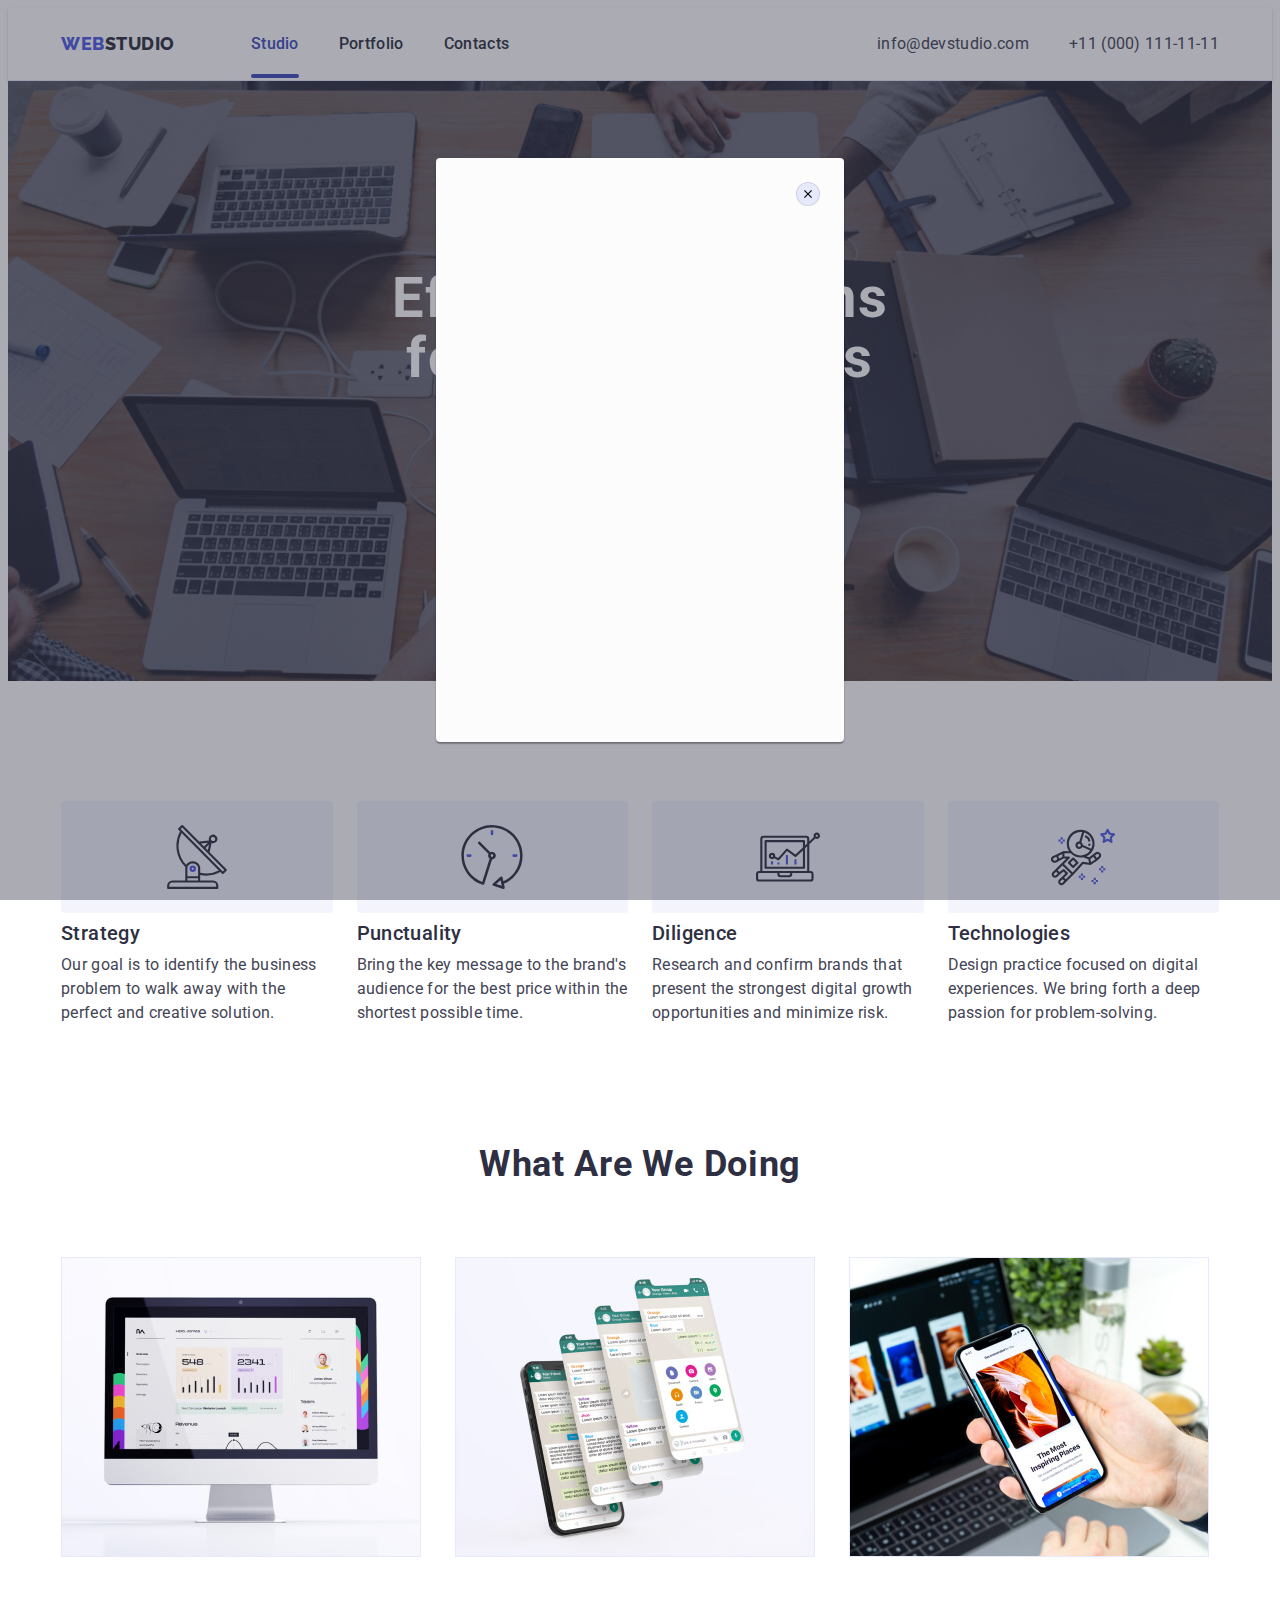
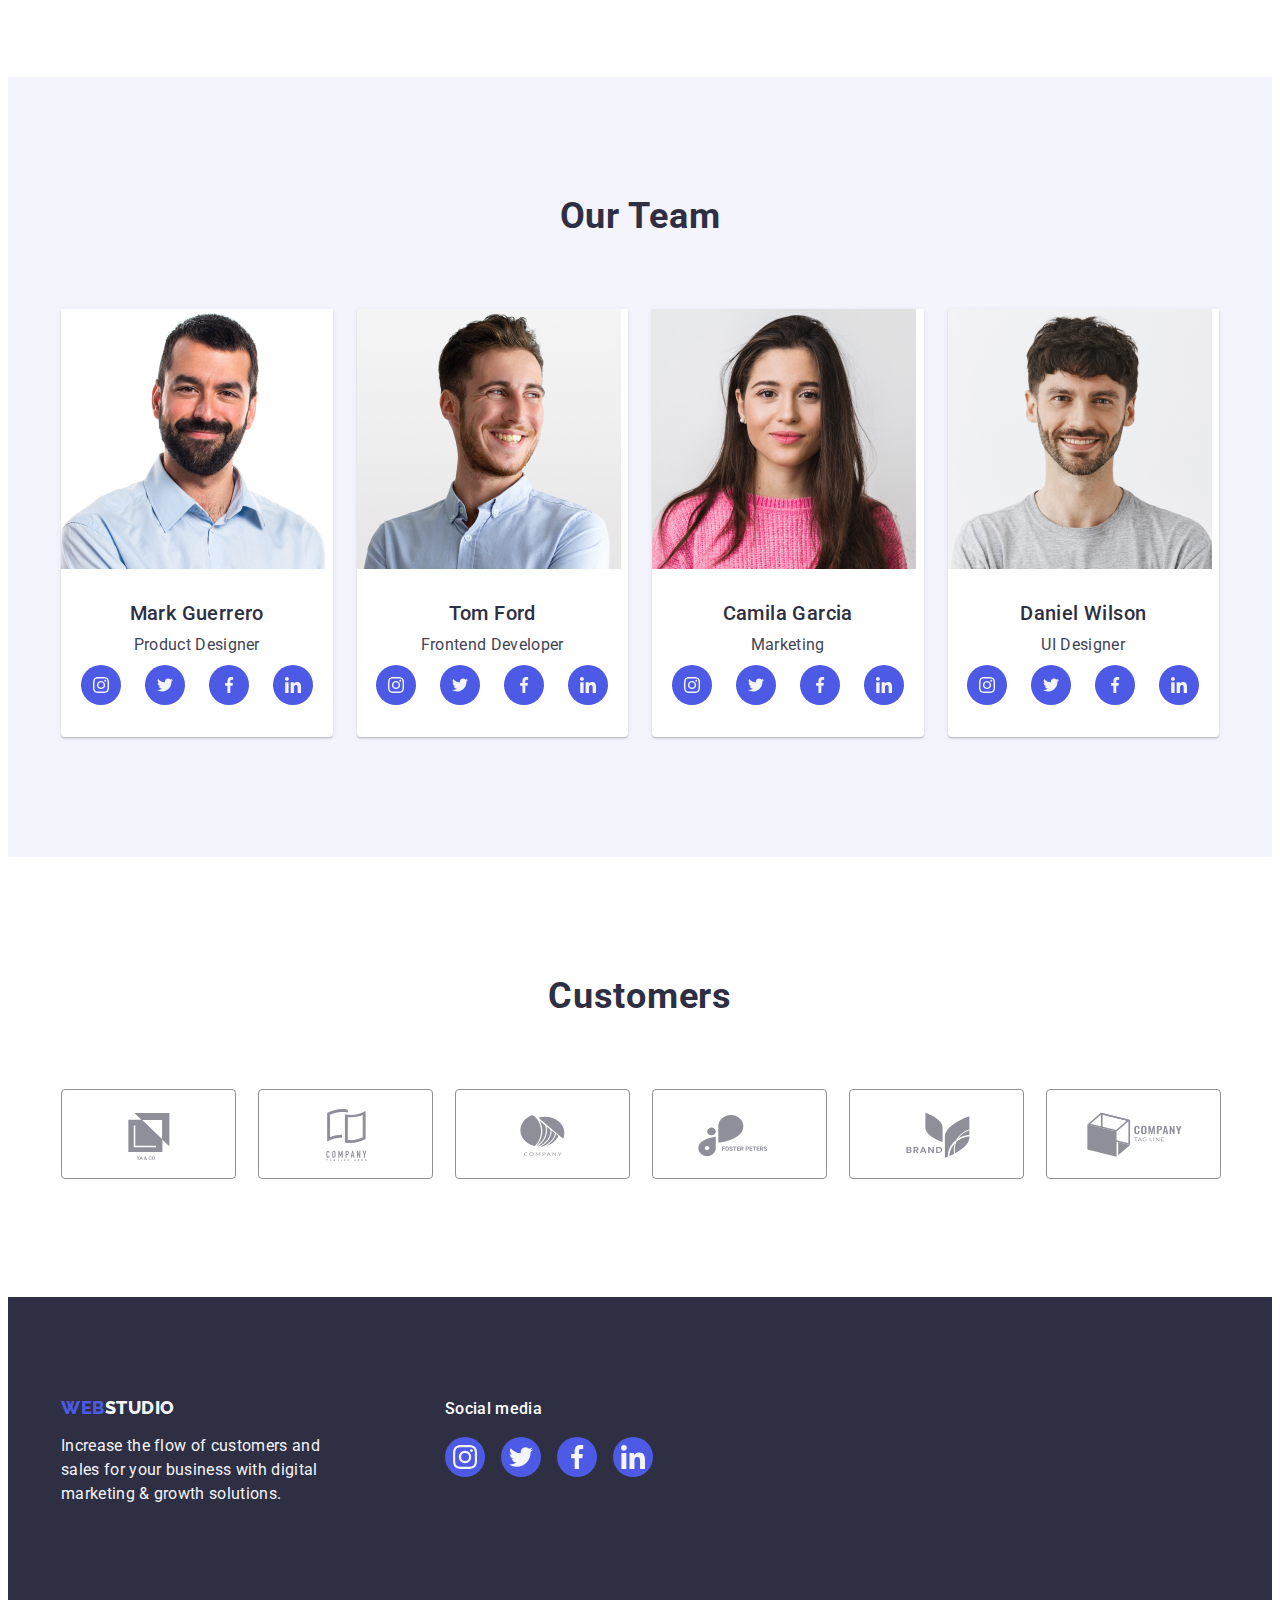
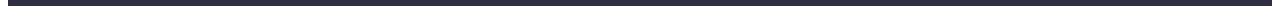
<file: index.html>
<!DOCTYPE html>
<html lang="en">
  <head>
    <meta charset="UTF-8" />
    <meta name="viewport" content="width=device-width, initial-scale=1.0" />
    <title>Web Studio - goIT homework-2</title>
    <link rel="preconnect" href="https://fonts.googleapis.com" />
    <link rel="preconnect" href="https://fonts.gstatic.com" crossorigin />
    <!-- Google fonts -->
    <link
      href="https://fonts.googleapis.com/css2?family=Raleway:wght@800&family=Roboto:wght@400;500;700;900&display=swap"
      rel="stylesheet"
    />
    <!-- Normalize stylesheet -->
    <link
      rel="stylesheet"
      href="https://cdnjs.cloudflare.com/ajax/libs/modern-normalize/2.0.0/modern-normalize.min.css"
      integrity="sha512-4xo8blKMVCiXpTaLzQSLSw3KFOVPWhm/TRtuPVc4WG6kUgjH6J03IBuG7JZPkcWMxJ5huwaBpOpnwYElP/m6wg=="
      crossorigin="anonymous"
      referrerpolicy="no-referrer"
    />
    <!-- Main stylesheet -->
    <link rel="stylesheet" href="./css/styles.css" />
  </head>
  <body>
    <header class="page-header">
      <!--Navigation-->
      <div class="container header-container">
        <nav class="header-navigation">
          <!--Logo site-->
          <a class="page-logo link" href="./index.html">
            Web<span class="page-logo-color">Studio</span>
          </a>

          <ul class="header-menu-list list">
            <li class="header-menu-item">
              <a
                class="header-menu-link link menu-link-active"
                href="./index.html"
                target="_self"
              >
                Studio
              </a>
            </li>
            <li class="header-menu-item">
              <a
                class="header-menu-link link"
                href="./portfolio.html"
                target="_self"
              >
                Portfolio
              </a>
            </li>
            <li class="header-menu-item">
              <a class="header-menu-link link" href="">Contacts</a>
            </li>
          </ul>
        </nav>

        <!--Contact-->
        <address class="header-contacts">
          <ul class="header-contacts-list list">
            <li class="header-contacts-item">
              <a
                class="header-contacts-link link"
                href="mailto:info@devstudio.com"
                >info@devstudio.com
              </a>
            </li>
            <li class="header-contacts-item">
              <a class="header-contacts-link link" href="tel:+110001111111"
                >+11 (000) 111-11-11
              </a>
            </li>
          </ul>
        </address>
      </div>
    </header>

    <main class="page-main">
      <!--Main banner Section 1-->

      <section class="main-banner">
        <div class="container">
          <h1 class="main-banner-title">
            Effective Solutions for Your Business
          </h1>
          <button class="main-banner-button" data-modal-open type="button">
            Order Service
          </button>
        </div>
      </section>

      <!--Advantages Section 2-->
      <section class="section-advatages">
        <div class="container">
          <h2 class="visually-hidden">Advantages</h2>
          <ul class="advantages-list list">
            <li class="advantages-item">
              <div class="advantages-icon-wrap">
                <svg class="advantages-icon" width="64" height="64">
                  <use href="./images/icons.svg#icon-advanteges-1"></use>
                </svg>
              </div>
              <h3 class="advantages-subtitle">Strategy</h3>
              <p class="advantages-text">
                Our goal is to identify the business problem to walk away with
                the perfect and creative solution.
              </p>
            </li>
            <li class="advantages-item">
              <div class="advantages-icon-wrap">
                <svg class="advantages-icon" width="64" height="64">
                  <use href="./images/icons.svg#icon-advanteges-2"></use>
                </svg>
              </div>
              <h3 class="advantages-subtitle">Punctuality</h3>
              <p class="advantages-text">
                Bring the key message to the brand's audience for the best price
                within the shortest possible time.
              </p>
            </li>
            <li class="advantages-item">
              <div class="advantages-icon-wrap">
                <svg class="advantages-icon" width="64" height="64">
                  <use href="./images/icons.svg#icon-advanteges-3"></use>
                </svg>
              </div>
              <h3 class="advantages-subtitle">Diligence</h3>
              <p class="advantages-text">
                Research and confirm brands that present the strongest digital
                growth opportunities and minimize risk.
              </p>
            </li>
            <li class="advantages-item">
              <div class="advantages-icon-wrap">
                <svg class="advantages-icon" width="64" height="64">
                  <use href="./images/icons.svg#icon-advanteges-4"></use>
                </svg>
              </div>
              <h3 class="advantages-subtitle">Technologies</h3>
              <p class="advantages-text">
                Design practice focused on digital experiences. We bring forth a
                deep passion for problem-solving.
              </p>
            </li>
          </ul>
        </div>
      </section>

      <!--Our job Section 3-->
      <section class="section-about">
        <div class="container">
          <h2 class="section-about-title">What are we doing</h2>
          <ul class="section-about-list list">
            <li class="section-about-item">
              <img
                src="./images/work-img-1.jpg"
                alt="PC monitor"
                width="360"
                class="about-item-img"
              />
            </li>
            <li class="section-about-item">
              <img
                src="./images/work-img-2.jpg"
                alt="Mobile app"
                width="360"
                class="about-item-img"
              />
            </li>
            <li class="section-about-item">
              <img
                src="./images/work-img-3.jpg"
                alt="Telephone and computer"
                width="360"
                class="about-item-img"
              />
            </li>
          </ul>
        </div>
      </section>

      <!--Team Section 4-->
      <section class="section-team">
        <div class="container">
          <h2 class="section-team-title">Our Team</h2>
          <ul class="section-team-list list">
            <li class="section-team-item">
              <img
                src="./images/teammate-1.jpg"
                alt="Teammate Mark Guerrero"
                width="264"
                class="team-item-img"
              />
              <div class="section-item-wrap">
                <h3 class="section-team-subtitle">Mark Guerrero</h3>
                <p class="section-team-text">Product Designer</p>
                <ul class="team-logo-list list">
                  <li class="team-logo-item">
                    <a href="" class="team-logo-link">
                      <svg class="section-team-icon" width="16" height="16">
                        <use
                          href="./images/icons.svg#icon-teammate-socials-1"
                        ></use>
                      </svg>
                    </a>
                  </li>
                  <li class="team-logo-item">
                    <a href="" class="team-logo-link">
                      <svg class="section-team-icon" width="16" height="16">
                        <use
                          href="./images/icons.svg#icon-teammate-socials-2"
                        ></use>
                      </svg>
                    </a>
                  </li>
                  <li class="team-logo-item">
                    <a href="" class="team-logo-link">
                      <svg class="section-team-icon" width="16" height="16">
                        <use
                          href="./images/icons.svg#icon-teammate-socials-3"
                        ></use>
                      </svg>
                    </a>
                  </li>
                  <li class="team-logo-item">
                    <a href="" class="team-logo-link">
                      <svg class="section-team-icon" width="16" height="16">
                        <use
                          href="./images/icons.svg#icon-teammate-socials-4"
                        ></use>
                      </svg>
                    </a>
                  </li>
                </ul>
              </div>
            </li>
            <li class="section-team-item">
              <img
                src="./images/teammate-2.jpg"
                alt="Teammate Tom Ford"
                width="264"
                class="team-item-img"
              />
              <div class="section-item-wrap">
                <h3 class="section-team-subtitle">Tom Ford</h3>
                <p class="section-team-text">Frontend Developer</p>
                <ul class="team-logo-list list">
                  <li class="team-logo-item">
                    <a href="" class="team-logo-link">
                      <svg class="section-team-icon" width="16" height="16">
                        <use
                          href="./images/icons.svg#icon-teammate-socials-1"
                        ></use>
                      </svg>
                    </a>
                  </li>
                  <li class="team-logo-item">
                    <a href="" class="team-logo-link">
                      <svg class="section-team-icon" width="16" height="16">
                        <use
                          href="./images/icons.svg#icon-teammate-socials-2"
                        ></use>
                      </svg>
                    </a>
                  </li>
                  <li class="team-logo-item">
                    <a href="" class="team-logo-link">
                      <svg class="section-team-icon" width="16" height="16">
                        <use
                          href="./images/icons.svg#icon-teammate-socials-3"
                        ></use>
                      </svg>
                    </a>
                  </li>
                  <li class="team-logo-item">
                    <a href="" class="team-logo-link">
                      <svg class="section-team-icon" width="16" height="16">
                        <use
                          href="./images/icons.svg#icon-teammate-socials-4"
                        ></use>
                      </svg>
                    </a>
                  </li>
                </ul>
              </div>
            </li>
            <li class="section-team-item">
              <img
                src="./images/teammate-3.jpg"
                alt="Teammate Camila Garcia"
                width="264"
                class="team-item-img"
              />
              <div class="section-item-wrap">
                <h3 class="section-team-subtitle">Camila Garcia</h3>
                <p class="section-team-text">Marketing</p>
                <ul class="team-logo-list list">
                  <li class="team-logo-item">
                    <a href="" class="team-logo-link">
                      <svg class="section-team-icon" width="16" height="16">
                        <use
                          href="./images/icons.svg#icon-teammate-socials-1"
                        ></use>
                      </svg>
                    </a>
                  </li>
                  <li class="team-logo-item">
                    <a href="" class="team-logo-link">
                      <svg class="section-team-icon" width="16" height="16">
                        <use
                          href="./images/icons.svg#icon-teammate-socials-2"
                        ></use>
                      </svg>
                    </a>
                  </li>
                  <li class="team-logo-item">
                    <a href="" class="team-logo-link">
                      <svg class="section-team-icon" width="16" height="16">
                        <use
                          href="./images/icons.svg#icon-teammate-socials-3"
                        ></use>
                      </svg>
                    </a>
                  </li>
                  <li class="team-logo-item">
                    <a href="" class="team-logo-link">
                      <svg class="section-team-icon" width="16" height="16">
                        <use
                          href="./images/icons.svg#icon-teammate-socials-4"
                        ></use>
                      </svg>
                    </a>
                  </li>
                </ul>
              </div>
            </li>
            <li class="section-team-item">
              <img
                src="./images/teammate-4.jpg"
                alt="Teammate Daniel Wilson"
                width="264"
                class="team-item-img"
              />
              <div class="section-item-wrap">
                <h3 class="section-team-subtitle">Daniel Wilson</h3>
                <p class="section-team-text">UI Designer</p>
                <ul class="team-logo-list list">
                  <li class="team-logo-item">
                    <a href="" class="team-logo-link">
                      <svg class="section-team-icon" width="16" height="16">
                        <use
                          href="./images/icons.svg#icon-teammate-socials-1"
                        ></use>
                      </svg>
                    </a>
                  </li>
                  <li class="team-logo-item">
                    <a href="" class="team-logo-link">
                      <svg class="section-team-icon" width="16" height="16">
                        <use
                          href="./images/icons.svg#icon-teammate-socials-2"
                        ></use>
                      </svg>
                    </a>
                  </li>
                  <li class="team-logo-item">
                    <a href="" class="team-logo-link">
                      <svg class="section-team-icon" width="16" height="16">
                        <use
                          href="./images/icons.svg#icon-teammate-socials-3"
                        ></use>
                      </svg>
                    </a>
                  </li>
                  <li class="team-logo-item">
                    <a href="" class="team-logo-link">
                      <svg class="section-team-icon" width="16" height="16">
                        <use
                          href="./images/icons.svg#icon-teammate-socials-4"
                        ></use>
                      </svg>
                    </a>
                  </li>
                </ul>
              </div>
            </li>
          </ul>
        </div>
      </section>

      <!--Customers Section 5-->
      <section class="customers-section">
        <div class="container">
          <h2 class="customers-section-header">Customers</h2>
          <ul class="customers-section-list list">
            <li class="customers-section-item">
              <a href="" class="customers-section-link link"
                ><svg class="customers-section-icon" width="104" height="56">
                  <use href="./images/icons.svg#icon-customers-logo-1"></use>
                </svg>
              </a>
            </li>
            <li class="customers-section-item">
              <a href="" class="customers-section-link link"
                ><svg class="customers-section-icon" width="104" height="56">
                  <use href="./images/icons.svg#icon-customers-logo-2"></use>
                </svg>
              </a>
            </li>
            <li class="customers-section-item">
              <a href="" class="customers-section-link link"
                ><svg class="customers-section-icon" width="104" height="56">
                  <use href="./images/icons.svg#icon-customers-logo-3"></use>
                </svg>
              </a>
            </li>
            <li class="customers-section-item">
              <a href="" class="customers-section-link link"
                ><svg class="customers-section-icon" width="104" height="56">
                  <use href="./images/icons.svg#icon-customers-logo-4"></use>
                </svg>
              </a>
            </li>
            <li class="customers-section-item">
              <a href="" class="customers-section-link link"
                ><svg class="customers-section-icon" width="104" height="56">
                  <use href="./images/icons.svg#icon-customers-logo-5"></use>
                </svg>
              </a>
            </li>
            <li class="customers-section-item">
              <a href="" class="customers-section-link link"
                ><svg class="customers-section-icon" width="104" height="56">
                  <use href="./images/icons.svg#icon-customers-logo-6"></use>
                </svg>
              </a>
            </li>
          </ul>
        </div>
      </section>
    </main>

    <!--Footer Section 6-->
    <footer class="page-footer">
      <div class="container footer-wrap">
        <div class="footer-container">
          <a class="page-footer-logo link" href="./index.html"
            >Web<span class="footer-logo-color">Studio</span>
          </a>
          <p class="page-footer-text">
            Increase the flow of customers and sales for your business with
            digital marketing & growth solutions.
          </p>
        </div>

        <div class="footer-container-socials">
          <p class="footer-social-text">Social media</p>
          <ul class="footer-social-list list">
            <li class="footer-social-item">
              <a href="" class="footer-social-link link">
                <svg class="footer-social-logo" width="24" height="24">
                  <use href="./images/icons.svg#icon-footer-socials-1"></use>
                </svg>
              </a>
            </li>
            <li class="footer-social-item">
              <a href="" class="footer-social-link link">
                <svg class="footer-social-logo" width="24" height="24">
                  <use href="./images/icons.svg#icon-footer-socials-2"></use>
                </svg>
              </a>
            </li>
            <li class="footer-social-item">
              <a href="" class="footer-social-link link">
                <svg class="footer-social-logo" width="24" height="24">
                  <use href="./images/icons.svg#icon-footer-socials-3"></use>
                </svg>
              </a>
            </li>
            <li class="footer-social-item">
              <a href="" class="footer-social-link link">
                <svg class="footer-social-logo" width="24" height="24">
                  <use href="./images/icons.svg#icon-footer-socials-4"></use>
                </svg>
              </a>
            </li>
          </ul>
        </div>
      </div>
    </footer>

    <!-- Modal window  is-hidden -->
    <div class="back-drop" data-modal>
      <div class="modal">
        <button class="modal-close-button" data-modal-close type="button">
          <svg class="close-button-image" width="8" height="8">
            <use href="./images/icons.svg#icon-close-modal-button"></use>
          </svg>
        </button>
      </div>
    </div>

    <script src="./js/modal.js"></script>
  </body>
</html>
</file>
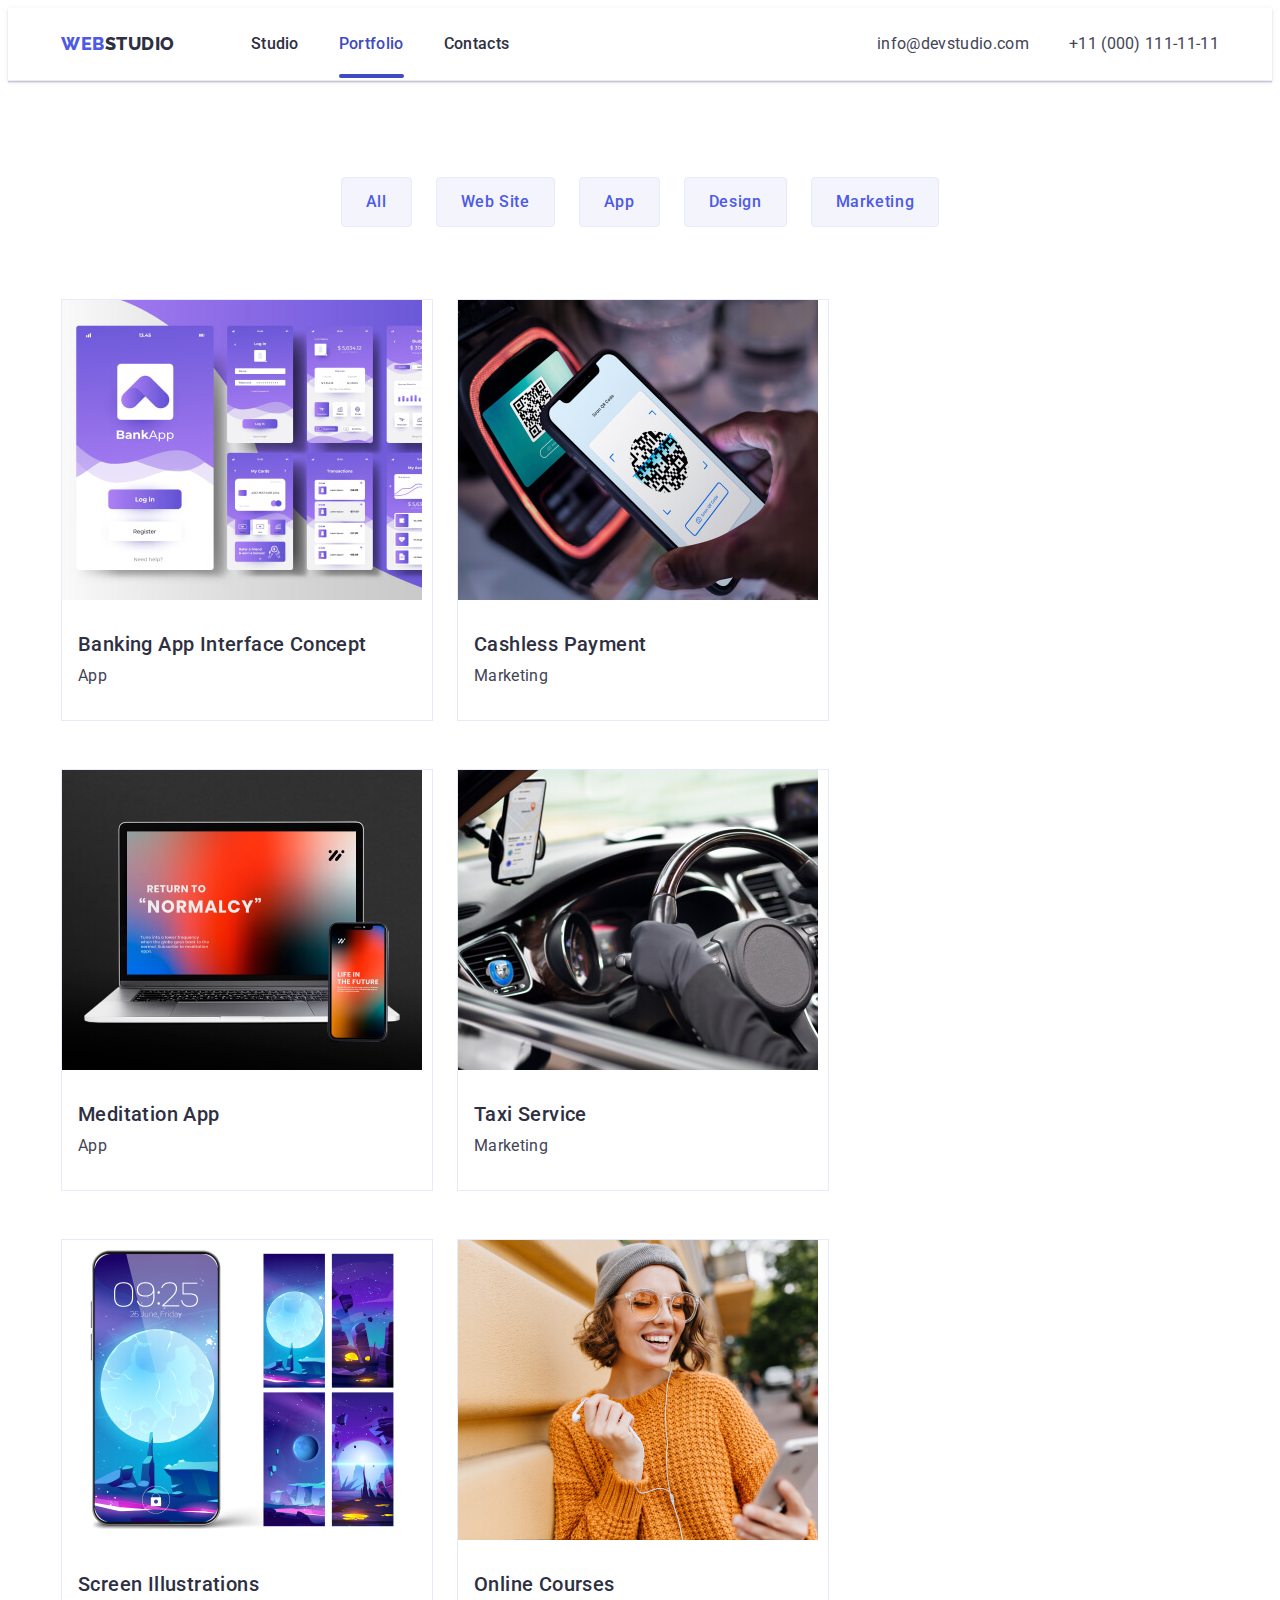
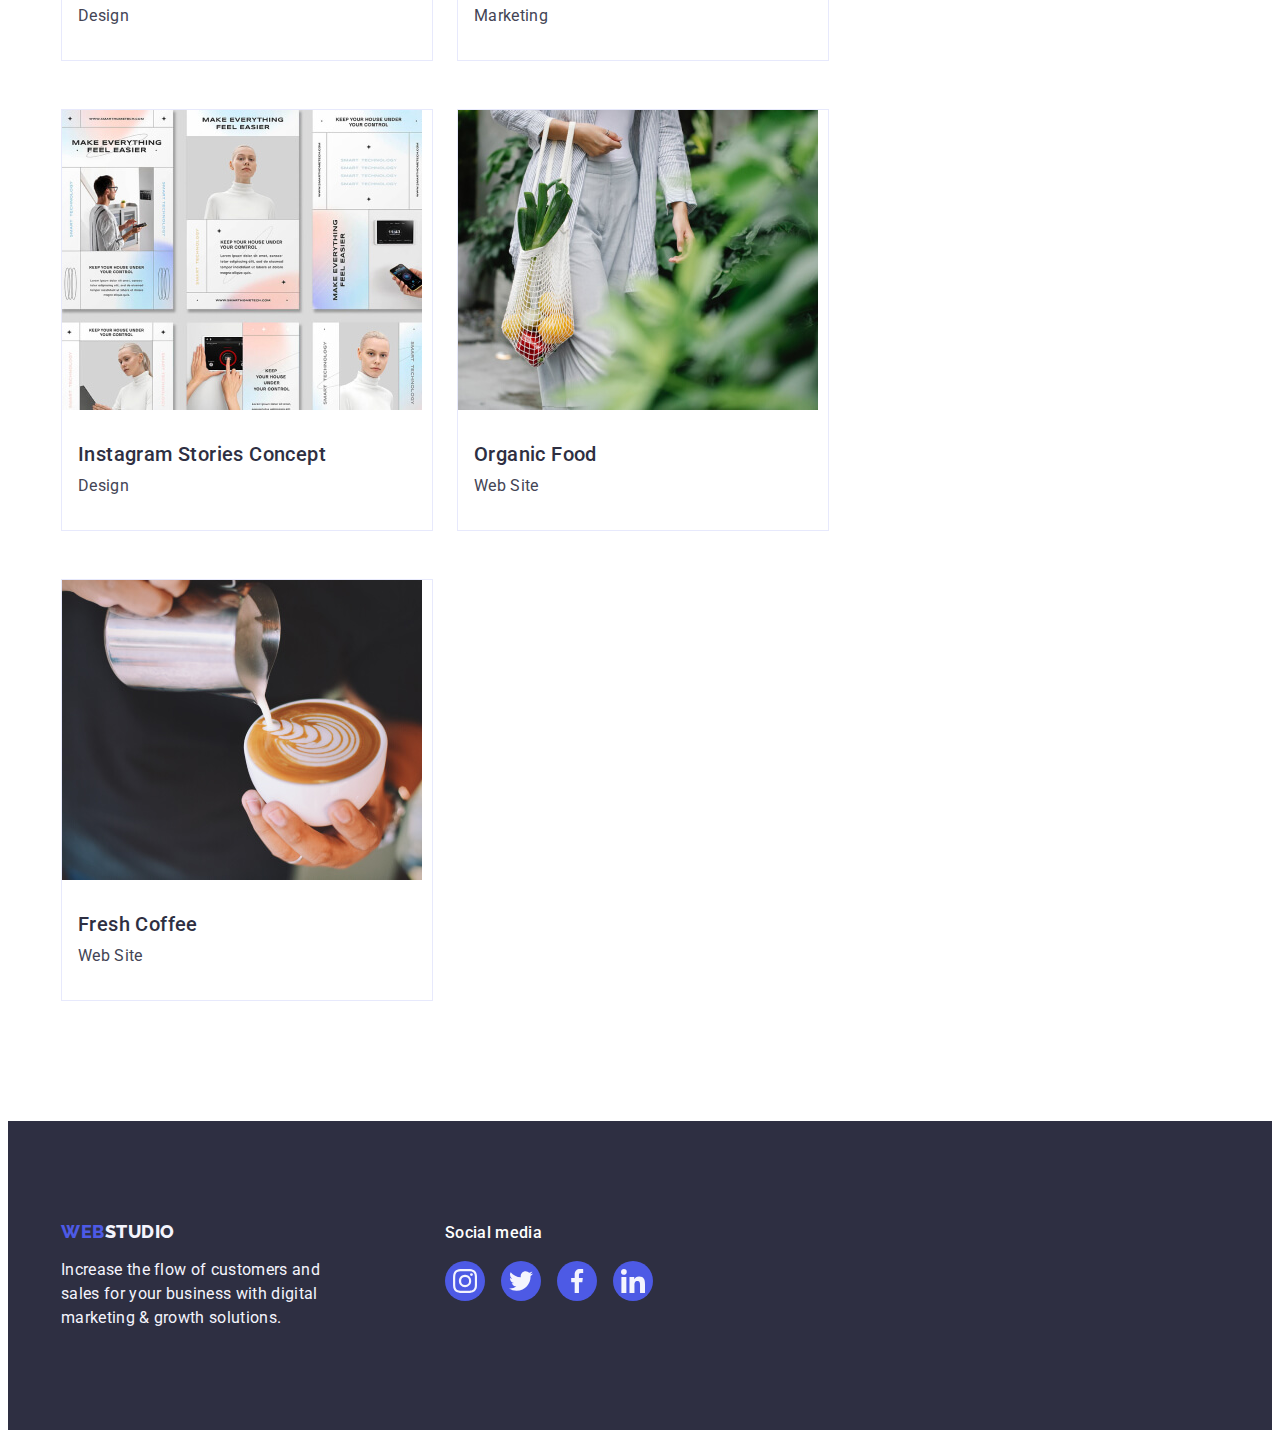
<file: portfolio.html>
<!DOCTYPE html>
<html lang="en">
  <head>
    <meta charset="UTF-8" />
    <meta name="viewport" content="width=device-width, initial-scale=1.0" />
    <title>Web Studio - goIT homework-2</title>
    <link rel="preconnect" href="https://fonts.googleapis.com" />
    <link rel="preconnect" href="https://fonts.gstatic.com" crossorigin />
    <!-- Google fonts -->
    <link
      href="https://fonts.googleapis.com/css2?family=Raleway:wght@800&family=Roboto:wght@400;500;700;900&display=swap"
      rel="stylesheet"
    />
    <!-- Normalize stylesheet -->
    <link
      rel="stylesheet"
      href="https://cdnjs.cloudflare.com/ajax/libs/modern-normalize/2.0.0/modern-normalize.min.css"
      integrity="sha512-4xo8blKMVCiXpTaLzQSLSw3KFOVPWhm/TRtuPVc4WG6kUgjH6J03IBuG7JZPkcWMxJ5huwaBpOpnwYElP/m6wg=="
      crossorigin="anonymous"
      referrerpolicy="no-referrer"
    />
    <!-- Main stylesheet -->
    <link rel="stylesheet" href="./css/styles.css" />
  </head>
  <body>
    <header class="page-header">
      <!--Navigation-->
      <div class="container header-container">
        <nav class="header-navigation">
          <!--Logo site-->

          <a class="page-logo link" href="./index.html">
            Web<span class="page-logo-color">Studio</span>
          </a>

          <ul class="header-menu-list list">
            <li class="header-menu-item">
              <a
                class="header-menu-link link"
                href="./index.html"
                target="_self"
              >
                Studio
              </a>
            </li>
            <li class="header-menu-item">
              <a
                class="header-menu-link link menu-link-active"
                href="./portfolio.html"
                target="_self"
              >
                Portfolio
              </a>
            </li>
            <li class="header-menu-item">
              <a class="header-menu-link link" href="">Contacts</a>
            </li>
          </ul>
        </nav>

        <!--Contact-->
        <address class="header-contacts">
          <ul class="header-contacts-list list">
            <li class="header-contacts-item">
              <a
                class="header-contacts-link link"
                href="mailto:info@devstudio.com"
                >info@devstudio.com
              </a>
            </li>
            <li class="header-contacts-item">
              <a class="header-contacts-link link" href="tel:+110001111111"
                >+11 (000) 111-11-11
              </a>
            </li>
          </ul>
        </address>
      </div>
    </header>

    <!--Page main portfolio-->
    <main class="portfolio">
      <section class="portfolio-section">
        <div class="container">
          <h1 class="visually-hidden">
            Lorem ipsum dolor sit amet consectetur adipisicing.
          </h1>

          <ul class="portfolio-button-list list">
            <li class="portfolio-button-item">
              <button type="button" class="portfolio-btns-items">All</button>
            </li>
            <li class="portfolio-button-item">
              <button type="button" class="portfolio-btns-items">
                Web Site
              </button>
            </li>
            <li class="portfolio-button-item">
              <button type="button" class="portfolio-btns-items">App</button>
            </li>
            <li class="portfolio-button-item">
              <button type="button" class="portfolio-btns-items">Design</button>
            </li>
            <li class="portfolio-button-item">
              <button type="button" class="portfolio-btns-items">
                Marketing
              </button>
            </li>
          </ul>

          <ul class="portfolio-about-list list">
            <li class="portfolio-about-item">
              <a href="" class="portfolio-about-link link">
                <div class="portfolio-cover-wrap">
                  <img
                    class="portfolio-about-img"
                    src="./images/portfolio-1.jpg"
                    alt="Concept App"
                    width="360"
                  />
                  <p class="about-cover-text">
                    14 Stylish and User-Friendly App Design Concepts · Task
                    Manager App · Calorie Tracker App · Exotic Fruit Ecommerce
                    App · Cloud Storage App
                  </p>
                </div>
                <div class="portfolio-card-content">
                  <h2 class="portfolio-about-title">
                    Banking App Interface Concept
                  </h2>
                  <p class="portfolio-about-text">App</p>
                </div>
              </a>
            </li>

            <li class="portfolio-about-item">
              <a href="" class="portfolio-about-link link">
                <div class="portfolio-cover-wrap">
                  <img
                    class="portfolio-about-img"
                    src="./images/portfolio-2.jpg"
                    alt="Marketing"
                    width="360"
                  />
                  <p class="about-cover-text">
                    14 Stylish and User-Friendly App Design Concepts · Task
                    Manager App · Calorie Tracker App · Exotic Fruit Ecommerce
                    App · Cloud Storage App
                  </p>
                </div>
                <div class="portfolio-card-content">
                  <h2 class="portfolio-about-title">Cashless Payment</h2>
                  <p class="portfolio-about-text">Marketing</p>
                </div>
              </a>
            </li>

            <li class="portfolio-about-item">
              <a href="" class="portfolio-about-link link">
                <div class="portfolio-cover-wrap">
                  <img
                    class="portfolio-about-img"
                    src="./images/portfolio-3.jpg"
                    alt="Meditation App"
                    width="360"
                  />
                  <p class="about-cover-text">
                    14 Stylish and User-Friendly App Design Concepts · Task
                    Manager App · Calorie Tracker App · Exotic Fruit Ecommerce
                    App · Cloud Storage App
                  </p>
                </div>
                <div class="portfolio-card-content">
                  <h2 class="portfolio-about-title">Meditation App</h2>
                  <p class="portfolio-about-text">App</p>
                </div>
              </a>
            </li>

            <li class="portfolio-about-item">
              <a href="" class="portfolio-about-link link">
                <div class="portfolio-cover-wrap">
                  <img
                    class="portfolio-about-img"
                    src="./images/portfolio-4.jpg"
                    alt="Taxi Service"
                    width="360"
                  />
                  <p class="about-cover-text">
                    14 Stylish and User-Friendly App Design Concepts · Task
                    Manager App · Calorie Tracker App · Exotic Fruit Ecommerce
                    App · Cloud Storage App
                  </p>
                </div>
                <div class="portfolio-card-content">
                  <h2 class="portfolio-about-title">Taxi Service</h2>
                  <p class="portfolio-about-text">Marketing</p>
                </div>
              </a>
            </li>

            <li class="portfolio-about-item">
              <a href="" class="portfolio-about-link link">
                <div class="portfolio-cover-wrap">
                  <img
                    class="portfolio-about-img"
                    src="./images/portfolio-5.jpg"
                    alt="Screen Illustrations"
                    width="360"
                  />
                  <p class="about-cover-text">
                    14 Stylish and User-Friendly App Design Concepts · Task
                    Manager App · Calorie Tracker App · Exotic Fruit Ecommerce
                    App · Cloud Storage App
                  </p>
                </div>
                <div class="portfolio-card-content">
                  <h2 class="portfolio-about-title">Screen Illustrations</h2>
                  <p class="portfolio-about-text">Design</p>
                </div>
              </a>
            </li>

            <li class="portfolio-about-item">
              <a href="" class="portfolio-about-link link">
                <div class="portfolio-cover-wrap">
                  <img
                    class="portfolio-about-img"
                    src="./images/portfolio-6.jpg"
                    alt="Online Courses"
                    width="360"
                  />
                  <p class="about-cover-text">
                    14 Stylish and User-Friendly App Design Concepts · Task
                    Manager App · Calorie Tracker App · Exotic Fruit Ecommerce
                    App · Cloud Storage App
                  </p>
                </div>
                <div class="portfolio-card-content">
                  <h2 class="portfolio-about-title">Online Courses</h2>
                  <p class="portfolio-about-text">Marketing</p>
                </div>
              </a>
            </li>

            <li class="portfolio-about-item">
              <a href="" class="portfolio-about-link link">
                <div class="portfolio-cover-wrap">
                  <img
                    class="portfolio-about-img"
                    src="./images/portfolio-7.jpg"
                    alt="Instagram Stories Concept"
                    width="360"
                  />
                  <p class="about-cover-text">
                    14 Stylish and User-Friendly App Design Concepts · Task
                    Manager App · Calorie Tracker App · Exotic Fruit Ecommerce
                    App · Cloud Storage App
                  </p>
                </div>
                <div class="portfolio-card-content">
                  <h2 class="portfolio-about-title">
                    Instagram Stories Concept
                  </h2>
                  <p class="portfolio-about-text">Design</p>
                </div>
              </a>
            </li>

            <li class="portfolio-about-item">
              <a href="" class="portfolio-about-link link">
                <div class="portfolio-cover-wrap">
                  <img
                    class="portfolio-about-img"
                    src="./images/portfolio-8.jpg"
                    alt="Organic Food"
                    width="360"
                  />
                  <p class="about-cover-text">
                    14 Stylish and User-Friendly App Design Concepts · Task
                    Manager App · Calorie Tracker App · Exotic Fruit Ecommerce
                    App · Cloud Storage App
                  </p>
                </div>
                <div class="portfolio-card-content">
                  <h2 class="portfolio-about-title">Organic Food</h2>
                  <p class="portfolio-about-text">Web Site</p>
                </div>
              </a>
            </li>

            <li class="portfolio-about-item">
              <a href="" class="portfolio-about-link link">
                <div class="portfolio-cover-wrap">
                  <img
                    class="portfolio-about-img"
                    src="./images/portfolio-9.jpg"
                    alt="Fresh Coffee"
                    width="360"
                  />
                  <p class="about-cover-text">
                    14 Stylish and User-Friendly App Design Concepts · Task
                    Manager App · Calorie Tracker App · Exotic Fruit Ecommerce
                    App · Cloud Storage App
                  </p>
                </div>
                <div class="portfolio-card-content">
                  <h2 class="portfolio-about-title">Fresh Coffee</h2>
                  <p class="portfolio-about-text">Web Site</p>
                </div>
              </a>
            </li>
          </ul>
        </div>
      </section>
    </main>

    <!--Footer Section 5-->

    <footer class="page-footer">
      <div class="container footer-wrap">
        <div class="footer-container">
          <a class="page-footer-logo link" href="./index.html"
            >Web<span class="footer-logo-color">Studio</span>
          </a>
          <p class="page-footer-text">
            Increase the flow of customers and sales for your business with
            digital marketing & growth solutions.
          </p>
        </div>

        <div class="footer-container-socials">
          <p class="footer-social-text">Social media</p>
          <ul class="footer-social-list list">
            <li class="footer-social-item">
              <a href="" class="footer-social-link link">
                <svg class="footer-social-logo" width="24" height="24">
                  <use href="./images/icons.svg#icon-footer-socials-1"></use>
                </svg>
              </a>
            </li>
            <li class="footer-social-item">
              <a href="" class="footer-social-link link">
                <svg class="footer-social-logo" width="24" height="24">
                  <use href="./images/icons.svg#icon-footer-socials-2"></use>
                </svg>
              </a>
            </li>
            <li class="footer-social-item">
              <a href="" class="footer-social-link link">
                <svg class="footer-social-logo" width="24" height="24">
                  <use href="./images/icons.svg#icon-footer-socials-3"></use>
                </svg>
              </a>
            </li>
            <li class="footer-social-item">
              <a href="" class="footer-social-link link">
                <svg class="footer-social-logo" width="24" height="24">
                  <use href="./images/icons.svg#icon-footer-socials-4"></use>
                </svg>
              </a>
            </li>
          </ul>
        </div>
      </div>
    </footer>
  </body>
</html>
</file>
<file: css/styles.css>
/*Main styles*/

body {
  font-family: 'Roboto', sans-serif;
  color: var(--slate);
  background-color: #ffffff;
}

:root {
  --navyblue: #2e2f42;
  --iris: #4d5ae5;
  --white: #ffffff;
  --ocean: #404bbf;
  --green: #31d0aa;
  --slate: #434455;
  --lightslate: #8e8f99;
  --cornflower: #e7e9fc;
  --cloud: #f4f4fd;
  --navybluemodal: #2e2f42;
  --grey: #2e2f42;
  --dairy: #fcfcfc;
  --fontlogo: 'Raleway', sans-serif;
}

.container {
  width: 1158px;
  padding: 0 15px;
  margin: 0 auto;
}

/* Reset styles */

p,
h1,
h2,
h3,
h4,
h5,
h6 {
  margin-top: 0;
  margin-bottom: 0;
}

ul,
ol {
  padding-left: 0;
  margin-top: 0;
  margin-bottom: 0;
}

img {
  display: block;
  max-width: 100%;
  height: auto;
}

.link {
  text-decoration: none;
}

.list {
  list-style: none;
}

.header-container {
  display: flex;
}

.visually-hidden {
  position: absolute;
  width: 1px;
  height: 1px;
  margin: -1px;
  border: 0;
  padding: 0;
  white-space: nowrap;
  clip-path: inset(100%);
  clip: rect(0 0 0 0);
  overflow: hidden;
}

/*Header styles*/

.page-header {
  border-bottom: 1px solid #e7e9fc;
  box-shadow: 0px 2px 1px rgba(46, 47, 66, 0.08),
    0px 1px 1px rgba(46, 47, 66, 0.16), 0px 1px 6px rgba(46, 47, 66, 0.08);
}

.header-navigation {
  display: flex;
  align-items: center;
}

.page-logo {
  color: #4d5ae5;
  font-family: var(--fontlogo);
  font-size: 18px;
  font-weight: 800;
  line-height: 1.17;
  letter-spacing: 0.03em;
  text-transform: uppercase;
  margin-right: 76px;
}

.page-logo-color {
  color: #2e2f42;
}

.header-menu-list {
  display: flex;
  gap: 40px;
}

.header-menu-link {
  color: var(--navyblue, #2e2f42);
  font-size: 16px;
  font-weight: 500;
  line-height: 1.5;
  letter-spacing: 0.02em;
  padding: 24px 0 24px;
  position: relative;
  transition: color 250ms cubic-bezier(0.4, 0, 0.2, 1);
}

.menu-link-active {
  color: #404bbf;
}

.menu-link-active::after {
  content: '';
  position: absolute;
  left: 0;
  bottom: -1px;
  height: 4px;
  width: 100%;
  background-color: #404bbf;
  border-radius: 2px;
}

.header-menu-link:hover,
.header-menu-link:focus {
  color: var(--ocean, #404bbf);
}

.header-contacts {
  font-style: normal;
  margin-left: auto;
}

.header-contacts-list {
  display: flex;
  gap: 40px;
}

.header-contacts-link {
  color: var(--slate);
  font-size: 16px;
  line-height: 1.5;
  letter-spacing: 0.02em;
  transition: color 250ms cubic-bezier(0.4, 0, 0.2, 1);
}

.header-contacts-item {
  padding: 24px 0;
}

.header-contacts-link:hover,
.header-contacts-link:focus {
  color: var(--ocean);
}

/*Page-main styles*/

/*Main banner Section 1*/
.main-banner {
  background-color: var(--navyblue);
  padding: 188px 0;
  background-image: linear-gradient(
      rgba(46, 47, 66, 0.7),
      rgba(46, 47, 66, 0.7)
    ),
    url(../images/main-banner.jpg);
  max-width: 1440px;
  background-repeat: no-repeat;
  background-position: center;
  background-size: cover;

  display: flex;
  flex-direction: column;
  align-items: center;
  margin: 0 auto;
}

/* .main-banner-wrap {
  display: flex;
  flex-direction: column;
  align-items: center;
} */

.main-banner-title {
  color: var(--white);
  /* Header 1 */
  text-align: center;
  font-size: 56px;
  line-height: 1.07;
  letter-spacing: 0.02em;

  max-width: 496px;
  margin: 0 auto;
  margin-bottom: 48px;
}

.main-banner-button {
  color: var(--white);
  background-color: var(--iris);
  font-family: inherit;
  font-size: 16px;
  font-weight: 500;
  line-height: 1.5;
  letter-spacing: 0.04em;

  display: block;
  min-width: 169px;
  height: 56px;
  border: none;
  border-radius: 4px;
  cursor: pointer;
  margin: 0 auto;

  transition: background-color 250ms cubic-bezier(0.4, 0, 0.2, 1);
}

.main-banner-button:hover,
.main-banner-button:focus {
  background-color: #404bbf;
}

/*Advantages Section 2*/
.section-advatages {
  padding: 120px 0;
}
.advantages-list {
  display: flex;
  gap: 24px;
}
.advantages-item {
  width: calc((100% - 24px * 3) / 4);
}

.advantages-icon-wrap {
  border-radius: 4px;
  background: var(--cloud, #f4f4fd);
  margin-bottom: 8px;
  display: flex;
  align-items: center;
  justify-content: center;
  height: 112px;
}
.advantages-icon {
  margin: 24px 100px;
}
.advantages-subtitle {
  color: var(--navyblue);
  /* Header 3 */
  font-size: 20px;
  font-weight: 500;
  line-height: 1.2;
  letter-spacing: 0.02em;

  margin-bottom: 8px;
}
.advantages-text {
  color: var(--slate);
  font-size: 16px;
  line-height: 1.5;
  letter-spacing: 0.02em;
}

/*Our job Section 3*/
.section-about {
  padding-bottom: 120px;
}

.section-about-title {
  color: var(--navyblue);
  text-align: center;
  /* Header 2 */
  font-size: 36px;
  line-height: 1.11;
  letter-spacing: 0.02em;
  text-transform: capitalize;

  margin-bottom: 72px;
}

.section-about-list {
  display: flex;
  gap: 24px;
}
.section-about-item {
  width: calc((100% - 2 * 24px) / 3);
}

/*Team Section 4*/
.section-team {
  background: var(--cloud);
  padding: 120px 0;
}

.section-team-title {
  color: var(--navyblue);
  text-align: center;
  /* Header 2 */
  font-size: 36px;
  line-height: 1.11;
  letter-spacing: 0.02em;
  text-transform: capitalize;
  margin-bottom: 72px;
}

.section-team-list {
  display: flex;
  gap: 24px;
}

.section-team-item {
  background-color: #ffffff;
  border-radius: 0px 0px 4px 4px;
  box-shadow: 0px 2px 1px 0px rgba(46, 47, 66, 0.08),
    0px 1px 1px 0px rgba(46, 47, 66, 0.16),
    0px 1px 6px 0px rgba(46, 47, 66, 0.08);

  width: calc((100% - 24px * 3) / 4);
}

.section-item-wrap {
  padding: 32px 0;
}

.section-team-text {
  color: var(--slate);
  text-align: center;
  font-size: 16px;
  line-height: 1.5;
  letter-spacing: 0.02em;
  margin-bottom: 8px;
}

.section-team-subtitle {
  color: var(--navyblue);
  text-align: center;
  margin-bottom: 8px;
  /* Header 3 */
  font-size: 20px;
  font-weight: 500;
  line-height: 1.2;
  letter-spacing: 0.02em;
}

.team-logo-list {
  display: flex;
  justify-content: center;
  gap: 24px;
}

.team-logo-item {
  width: 40px;
  height: 40px;
}

.team-logo-link {
  width: 100%;
  height: 100%;
  background-color: #4d5ae5;
  border-radius: 50%;
  display: flex;
  align-items: center;
  justify-content: center;
  transition: background-color 250ms cubic-bezier(0.4, 0, 0.2, 1);
}

.team-logo-link:hover,
.team-logo-link:focus {
  background-color: #404bbf;
}

.section-team-icon {
  fill: var(--cloud);
}

/*Customers Section 5*/

.customers-section {
  padding: 120px 0;
}
.customers-section-header {
  color: var(--navyblue);
  text-align: center;
  margin-bottom: 72px;
  /* Header 2 */
  font-size: 36px;
  line-height: 1.11;
  letter-spacing: 0.02em;
  text-transform: capitalize;
}
.customers-section-list {
  display: flex;
  gap: 24px;
}
.customers-section-item {
  width: calc((100% - 5 * 24px) / 6);
  height: 88px;
}

.customers-section-link {
  width: 100%;
  height: 100%;
  border-radius: 4px;
  border: 1px solid var(--lightslate, #8e8f99);
  display: flex;
  align-items: center;
  justify-content: center;
  color: var(--lightslate);
  transition: border-color 250ms cubic-bezier(0.4, 0, 0.2, 1),
    color 250ms cubic-bezier(0.4, 0, 0.2, 1);
}

.customers-section-link:hover,
.customers-section-link:focus {
  border-color: #404bbf;
  color: #404bbf;
}

.customers-section-icon {
  fill: currentColor;
}

/*Footer Section 6*/

.footer-wrap {
  display: flex;
  align-items: baseline;
}

.footer-container {
  /*width: 1158px;*/
  /*padding: 0 15px;*/
  /*margin: 0 auto;*/
  align-items: center;
  margin-right: 120px;
}

.page-footer {
  background: var(--navyblue);
  padding: 100px 0;
}

.page-footer-logo {
  color: #4d5ae5;
  font-family: var(--fontlogo);
  font-size: 18px;
  font-weight: 800;
  line-height: 1.17;
  letter-spacing: 0.03em;
  text-transform: uppercase;
  display: inline-block;
  margin-bottom: 16px;
}

.footer-logo-color {
  color: #f4f4fd;
}

.page-footer-text {
  color: var(--cloud);
  font-size: 16px;
  line-height: 1.5;
  letter-spacing: 0.02em;
  max-width: 264px;
}

/* .footer-container-socials {
  margin-left: 120px;
} */

.footer-social-text {
  font-weight: 500;
  font-size: 16px;
  line-height: 1.5;
  letter-spacing: 0.02em;
  color: var(--white);
  margin-bottom: 16px;
}

.footer-social-list {
  display: flex;
  gap: 16px;
}
.footer-social-item {
  width: 40px;
  height: 40px;
}
.footer-social-link {
  width: 100%;
  height: 100%;
  background-color: var(--iris);
  border-radius: 50%;
  display: flex;
  align-items: center;
  justify-content: center;
  transition: background-color 250ms cubic-bezier(0.4, 0, 0.2, 1);
}

.footer-social-link:hover,
.footer-social-link:focus {
  background-color: #31d0aa;
}

.footer-social-logo {
  fill: var(--cloud);
}

/*Page main portfolio*/

.portfolio-section {
  padding: 96px 0 120px 0;
}

.portfolio-button-list {
  display: flex;
  justify-content: center;
  gap: 24px;
  margin-bottom: 72px;
}

.portfolio-button-item:hover,
.portfolio-button-item:focus {
  box-shadow: 0px 3px 1px rgba(0, 0, 0, 0.1), 0px 2px 1px rgba(0, 0, 0, 0.08),
    0px 2px 2px rgba(0, 0, 0, 0.12);
}

.portfolio-btns-items {
  color: #4d5ae5;
  background-color: #f4f4fd;
  text-align: center;
  cursor: pointer;
  font-size: 16px;
  font-family: 'Roboto', sans-serif;
  font-weight: 500;
  line-height: 1.5;
  letter-spacing: 0.04em;
  padding: 12px 24px;
  border: 1px solid var(--cornflower);
  border-radius: 4px;
  transition: color 250ms cubic-bezier(0.4, 0, 0.2, 1),
    background-color 250ms cubic-bezier(0.4, 0, 0.2, 1),
    border-color 250ms cubic-bezier(0.4, 0, 0.2, 1),
    box-shadow 250ms cubic-bezier(0.4, 0, 0.2, 1);
}

.portfolio-btns-items:hover,
.portfolio-btns-items:focus {
  color: #ffffff;
  background-color: #404bbf;
  border: 1px solid transparent;
  box-shadow: 0px 3px 1px rgba(0, 0, 0, 0.1), 0px 2px 1px rgba(0, 0, 0, 0.08),
    0px 2px 2px rgba(0, 0, 0, 0.12);
}

.portfolio-about-link {
  display: block;
  transition: box-shadow 250ms cubic-bezier(0.4, 0, 0.2, 1);
}

.portfolio-about-link:hover,
.portfolio-about-link:focus {
  box-shadow: 0px 1px 6px rgba(46, 47, 66, 0.08),
    0px 1px 1px rgba(46, 47, 66, 0.16), 0px 2px 1px rgba(46, 47, 66, 0.08);
}

.portfolio-about-link:hover .about-cover-text,
.portfolio-about-link:focus .about-cover-text {
  transform: translateY(0);
}

.portfolio-about-list {
  display: flex;
  flex-wrap: wrap;
  gap: 48px 24px;
}

.portfolio-cover-wrap {
  position: relative;
  overflow: hidden;
}

.about-cover-text {
  position: absolute;
  top: 0;
  color: var(--cloud, #f4f4fd);
  font-size: 16px;
  line-height: 1.5;
  letter-spacing: 0.02em;
  padding: 40px 32px;
  background-color: #4d5ae5;
  height: 100%;
  width: 100%;
  transform: translateY(100%);
  transition: transform 250ms cubic-bezier(0.4, 0, 0.2, 1);
}

.portfolio-card-content {
  padding: 32px 16px;
  border-top: none;
}

.portfolio-about-item {
  border: 1px solid var(--cornflower);
  background: var(--white);
  width: calc((100% - 24px * 2) / 3);
}

.portfolio-about-title {
  color: #2e2f42;
  /* Header 2 */
  font-size: 20px;
  font-weight: 500;
  line-height: 1.2;
  letter-spacing: 0.02em;
  margin-bottom: 8px;
}
.portfolio-about-text {
  color: #434455;
  font-size: 16px;
  line-height: 1.5;
  letter-spacing: 0.02em;
}

/* Modal window */

.back-drop {
  position: fixed;
  top: 0;
  left: 0;
  width: 100%;
  height: 100%;
  background: var(--navyblue-modal, rgba(46, 47, 66, 0.4));
  transition: opacity 250ms cubic-bezier(0.4, 0, 0.2, 1),
    visibility 250ms cubic-bezier(0.4, 0, 0.2, 1);
}

.is-hidden {
  opacity: 0;
  visibility: hidden;
  pointer-events: none;
}

.modal {
  position: absolute;
  top: 50%;
  left: 50%;
  transform: translate(-50%, -50%) scale(1);
  width: 408px;
  min-height: 584px;
  border-radius: 4px;
  background: var(--dairy, #fcfcfc);
  box-shadow: 0px 1px 1px rgba(0, 0, 0, 0.14), 0px 1px 3px rgba(0, 0, 0, 0.12),
    0px 2px 1px rgba(0, 0, 0, 0.2);
  transition: transform 250ms cubic-bezier(0.4, 0, 0.2, 1);
}

.modal-close-button {
  position: absolute;
  top: 24px;
  right: 24px;
  width: 24px;
  height: 24px;
  border-radius: 50%;
  display: flex;
  align-items: center;
  justify-content: center;
  background-color: var(--cornflower, #e7e9fc);
  border: 1px solid rgba(0, 0, 0, 0.1);
  padding: 0;
  cursor: pointer;
  transition: background-color 250ms cubic-bezier(0.4, 0, 0.2, 1),
    border 250ms cubic-bezier(0.4, 0, 0.2, 1);
}

.modal-close-button:hover {
  background-color: #404bbf;
  border: none;
  fill: #ffffff;
}

.modal-close-button:focus {
  background-color: #404bbf;
  border: none;
  fill: #ffffff;
}

.close-button-image {
  transition: fill 250ms cubic-bezier(0.4, 0, 0.2, 1);
}
</file>
